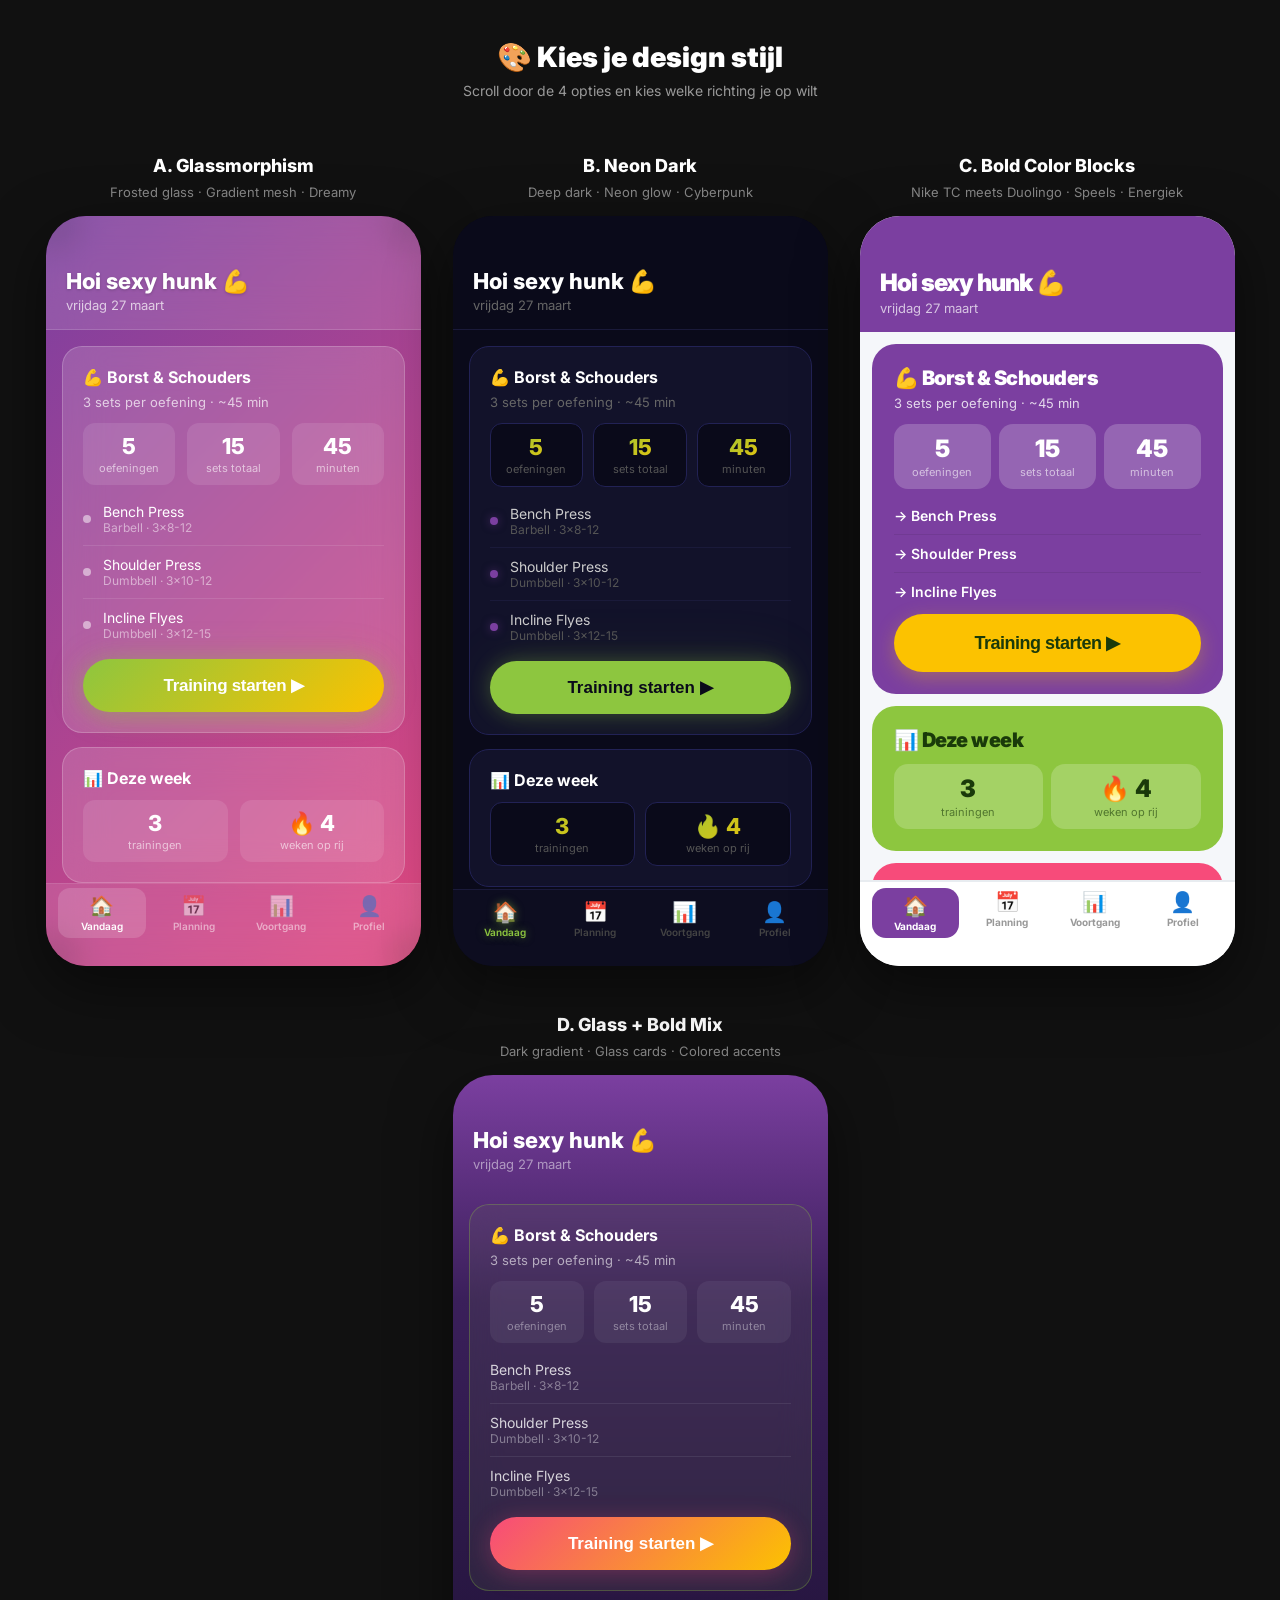
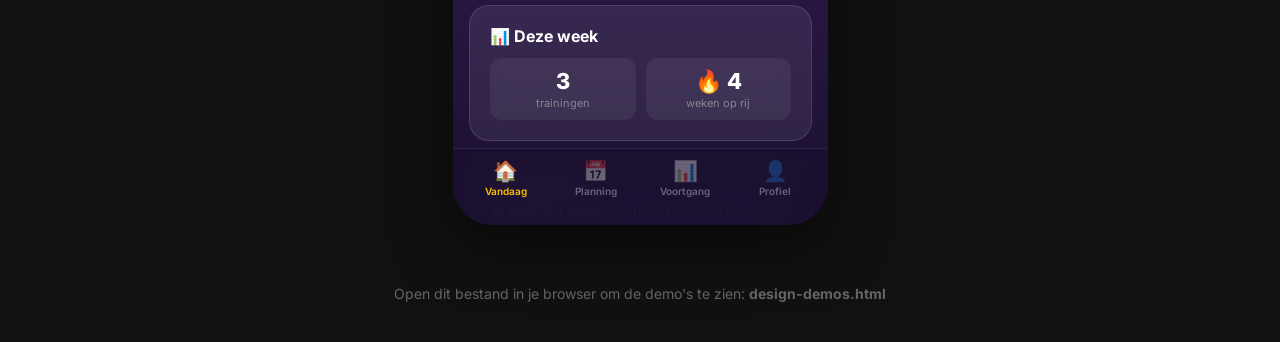
<file: design-demos.html>
<!DOCTYPE html>
<html lang="nl">
<head>
<meta charset="UTF-8">
<meta name="viewport" content="width=device-width, initial-scale=1.0">
<title>Design Opties — Fitness App 2026</title>
<link href="https://fonts.googleapis.com/css2?family=Inter:wght@400;600;700;800;900&display=swap" rel="stylesheet">
<style>
* { margin: 0; padding: 0; box-sizing: border-box; }
body { font-family: 'Inter', sans-serif; background: #111; color: white; }

.demo-header {
  text-align: center;
  padding: 40px 20px 20px;
}
.demo-header h1 { font-size: 28px; font-weight: 900; }
.demo-header p { color: #999; margin-top: 8px; font-size: 14px; }

.demos {
  display: flex;
  flex-wrap: wrap;
  gap: 32px;
  padding: 20px;
  justify-content: center;
  max-width: 1400px;
  margin: 0 auto;
}

.demo-phone {
  width: 375px;
  height: 750px;
  border-radius: 40px;
  overflow: hidden;
  position: relative;
  box-shadow: 0 20px 60px rgba(0,0,0,0.5);
  flex-shrink: 0;
}

.demo-label {
  text-align: center;
  padding: 16px 0 8px;
  font-weight: 800;
  font-size: 18px;
}
.demo-sublabel {
  text-align: center;
  font-size: 13px;
  color: #888;
  margin-bottom: 16px;
}

/* ============================
   OPTION A: GLASSMORPHISM
   ============================ */
.phone-a {
  background: linear-gradient(135deg, #7B3FA0 0%, #F74B7A 40%, #FCC200 70%, #8DC63F 100%);
  background-size: 300% 300%;
  animation: meshMove 8s ease infinite;
}
@keyframes meshMove {
  0% { background-position: 0% 50%; }
  50% { background-position: 100% 50%; }
  100% { background-position: 0% 50%; }
}

.phone-a .topbar-a {
  padding: 52px 20px 16px;
  background: rgba(255,255,255,0.12);
  backdrop-filter: blur(20px);
  -webkit-backdrop-filter: blur(20px);
  border-bottom: 1px solid rgba(255,255,255,0.15);
}
.phone-a .topbar-a h1 {
  font-size: 22px;
  font-weight: 800;
  color: white;
  text-shadow: 0 1px 3px rgba(0,0,0,0.2);
}
.phone-a .topbar-a .sub {
  font-size: 13px;
  color: rgba(255,255,255,0.7);
  margin-top: 3px;
}

.phone-a .content-a { padding: 16px; }
.phone-a .glass-card {
  background: rgba(255,255,255,0.15);
  backdrop-filter: blur(20px);
  -webkit-backdrop-filter: blur(20px);
  border: 1px solid rgba(255,255,255,0.2);
  border-radius: 20px;
  padding: 20px;
  margin-bottom: 14px;
  color: white;
}
.phone-a .glass-card h3 {
  font-size: 16px;
  font-weight: 700;
  margin-bottom: 6px;
  display: flex;
  align-items: center;
  gap: 8px;
}
.phone-a .glass-card p {
  font-size: 13px;
  color: rgba(255,255,255,0.7);
  line-height: 1.4;
}
.phone-a .glass-card .stat-row {
  display: flex;
  gap: 12px;
  margin-top: 12px;
}
.phone-a .glass-card .stat-row .stat {
  flex: 1;
  background: rgba(255,255,255,0.1);
  border-radius: 12px;
  padding: 10px;
  text-align: center;
}
.phone-a .glass-card .stat-row .stat .num {
  font-size: 22px;
  font-weight: 800;
}
.phone-a .glass-card .stat-row .stat .lbl {
  font-size: 11px;
  color: rgba(255,255,255,0.6);
  margin-top: 2px;
}

.phone-a .glow-btn {
  display: block;
  width: 100%;
  padding: 16px;
  border: none;
  border-radius: 50px;
  font-size: 17px;
  font-weight: 700;
  cursor: pointer;
  color: white;
  background: linear-gradient(135deg, #8DC63F, #FCC200);
  box-shadow: 0 4px 24px rgba(141,198,63,0.4), 0 0 40px rgba(141,198,63,0.15);
  margin-top: 8px;
  letter-spacing: -0.3px;
}

.phone-a .exercise-list-a {
  margin-top: 8px;
}
.phone-a .ex-item-a {
  display: flex;
  align-items: center;
  gap: 12px;
  padding: 10px 0;
  border-bottom: 1px solid rgba(255,255,255,0.1);
  font-size: 14px;
}
.phone-a .ex-item-a:last-child { border-bottom: none; }
.phone-a .ex-dot {
  width: 8px; height: 8px;
  border-radius: 50%;
  background: rgba(255,255,255,0.5);
  flex-shrink: 0;
}
.phone-a .ex-info-a { flex: 1; }
.phone-a .ex-sub-a { font-size: 12px; color: rgba(255,255,255,0.5); }

.phone-a .nav-a {
  position: absolute;
  bottom: 0; left: 0; right: 0;
  background: rgba(255,255,255,0.1);
  backdrop-filter: blur(20px);
  -webkit-backdrop-filter: blur(20px);
  border-top: 1px solid rgba(255,255,255,0.1);
  display: flex;
  padding: 10px 8px 28px;
}
.phone-a .nav-a .nav-a-item {
  flex: 1;
  text-align: center;
  font-size: 10px;
  color: rgba(255,255,255,0.5);
  font-weight: 600;
}
.phone-a .nav-a .nav-a-item.active {
  color: white;
  background: rgba(255,255,255,0.15);
  border-radius: 12px;
  padding: 6px 0;
  margin: -6px 4px 0;
}
.phone-a .nav-a .nav-a-item .nav-icon { font-size: 20px; display: block; margin-bottom: 2px; }


/* ============================
   OPTION B: NEON DARK MODE
   ============================ */
.phone-b {
  background: #0A0A1A;
}
.phone-b .topbar-b {
  padding: 52px 20px 16px;
  background: #0A0A1A;
  border-bottom: 1px solid #1A1A3A;
}
.phone-b .topbar-b h1 {
  font-size: 22px;
  font-weight: 800;
  color: #fff;
}
.phone-b .topbar-b .sub { font-size: 13px; color: #666; margin-top: 3px; }

.phone-b .content-b { padding: 16px; }
.phone-b .neon-card {
  background: #12122A;
  border: 1px solid #222255;
  border-radius: 20px;
  padding: 20px;
  margin-bottom: 14px;
  position: relative;
  overflow: hidden;
}
.phone-b .neon-card::before {
  content: '';
  position: absolute;
  top: -1px; left: -1px; right: -1px; bottom: -1px;
  border-radius: 20px;
  background: linear-gradient(135deg, #7B3FA0, #F74B7A, #FCC200);
  z-index: -1;
  opacity: 0;
  transition: opacity 0.3s;
}
.phone-b .neon-card:hover::before { opacity: 1; }

.phone-b .neon-card h3 {
  font-size: 16px;
  font-weight: 700;
  color: #fff;
  display: flex;
  align-items: center;
  gap: 8px;
  margin-bottom: 6px;
}
.phone-b .neon-card p {
  font-size: 13px;
  color: #666;
  line-height: 1.4;
}

.phone-b .neon-card .stat-row {
  display: flex;
  gap: 10px;
  margin-top: 12px;
}
.phone-b .neon-card .stat-row .stat {
  flex: 1;
  background: #0A0A1A;
  border: 1px solid #222255;
  border-radius: 12px;
  padding: 10px;
  text-align: center;
}
.phone-b .neon-card .stat-row .stat .num {
  font-size: 22px;
  font-weight: 800;
  background: linear-gradient(135deg, #8DC63F, #FCC200);
  -webkit-background-clip: text;
  -webkit-text-fill-color: transparent;
}
.phone-b .neon-card .stat-row .stat .lbl {
  font-size: 11px;
  color: #555;
  margin-top: 2px;
}

.phone-b .neon-btn {
  display: block;
  width: 100%;
  padding: 16px;
  border: none;
  border-radius: 50px;
  font-size: 17px;
  font-weight: 700;
  cursor: pointer;
  color: #0A0A1A;
  background: #8DC63F;
  box-shadow: 0 0 20px rgba(141,198,63,0.3), 0 0 60px rgba(141,198,63,0.1);
  margin-top: 8px;
  text-shadow: none;
}

.phone-b .exercise-list-b { margin-top: 8px; }
.phone-b .ex-item-b {
  display: flex;
  align-items: center;
  gap: 12px;
  padding: 10px 0;
  border-bottom: 1px solid #1A1A3A;
  font-size: 14px;
  color: #ccc;
}
.phone-b .ex-item-b:last-child { border-bottom: none; }
.phone-b .ex-dot-b {
  width: 8px; height: 8px;
  border-radius: 50%;
  background: #7B3FA0;
  box-shadow: 0 0 8px rgba(123,63,160,0.5);
  flex-shrink: 0;
}
.phone-b .ex-sub-b { font-size: 12px; color: #555; }

.phone-b .nav-b {
  position: absolute;
  bottom: 0; left: 0; right: 0;
  background: #0D0D20;
  border-top: 1px solid #1A1A3A;
  display: flex;
  padding: 10px 8px 28px;
}
.phone-b .nav-b .nav-b-item {
  flex: 1;
  text-align: center;
  font-size: 10px;
  color: #444;
  font-weight: 600;
}
.phone-b .nav-b .nav-b-item.active {
  color: #8DC63F;
  text-shadow: 0 0 8px rgba(141,198,63,0.5);
}
.phone-b .nav-b .nav-b-item .nav-icon { font-size: 20px; display: block; margin-bottom: 2px; }


/* ============================
   OPTION C: BOLD COLOR BLOCKS
   ============================ */
.phone-c {
  background: #F5F7FA;
}
.phone-c .topbar-c {
  padding: 52px 20px 16px;
  background: #7B3FA0;
  color: white;
}
.phone-c .topbar-c h1 {
  font-size: 24px;
  font-weight: 900;
  letter-spacing: -1px;
}
.phone-c .topbar-c .sub { font-size: 13px; color: rgba(255,255,255,0.7); margin-top: 3px; }

.phone-c .content-c { padding: 12px; }

.phone-c .bold-card {
  border-radius: 24px;
  padding: 22px;
  margin-bottom: 12px;
  position: relative;
  overflow: hidden;
}
.phone-c .bold-card.purple {
  background: #7B3FA0;
  color: white;
}
.phone-c .bold-card.lime {
  background: #8DC63F;
  color: #1A3A0A;
}
.phone-c .bold-card.pink {
  background: #F74B7A;
  color: white;
}
.phone-c .bold-card.white-card {
  background: white;
  color: #333;
  border: 2px solid #E8ECF0;
}

.phone-c .bold-card h3 {
  font-size: 20px;
  font-weight: 900;
  margin-bottom: 4px;
  display: flex;
  align-items: center;
  gap: 8px;
  letter-spacing: -0.5px;
}
.phone-c .bold-card p {
  font-size: 13px;
  opacity: 0.8;
  line-height: 1.4;
}

.phone-c .bold-card .stat-row {
  display: flex;
  gap: 8px;
  margin-top: 12px;
}
.phone-c .bold-card .stat-row .stat {
  flex: 1;
  background: rgba(255,255,255,0.2);
  border-radius: 14px;
  padding: 10px;
  text-align: center;
}
.phone-c .bold-card.white-card .stat-row .stat {
  background: #F5F7FA;
}
.phone-c .bold-card .stat-row .stat .num {
  font-size: 24px;
  font-weight: 900;
}
.phone-c .bold-card .stat-row .stat .lbl {
  font-size: 11px;
  opacity: 0.6;
  margin-top: 2px;
}

.phone-c .bold-btn {
  display: block;
  width: 100%;
  padding: 18px;
  border: none;
  border-radius: 50px;
  font-size: 18px;
  font-weight: 800;
  cursor: pointer;
  color: #1A3A0A;
  background: #FCC200;
  box-shadow: 0 6px 20px rgba(252,194,0,0.3);
  margin-top: 4px;
  letter-spacing: -0.5px;
}

.phone-c .exercise-list-c { margin-top: 8px; }
.phone-c .ex-item-c {
  display: flex;
  align-items: center;
  gap: 12px;
  padding: 10px 0;
  border-bottom: 1px solid rgba(0,0,0,0.08);
  font-size: 14px;
  font-weight: 600;
  color: white;
}
.phone-c .bold-card.white-card .ex-item-c { color: #333; }
.phone-c .ex-item-c:last-child { border-bottom: none; }

.phone-c .nav-c {
  position: absolute;
  bottom: 0; left: 0; right: 0;
  background: white;
  border-top: 2px solid #E8ECF0;
  display: flex;
  padding: 8px 8px 28px;
}
.phone-c .nav-c .nav-c-item {
  flex: 1;
  text-align: center;
  font-size: 10px;
  color: #999;
  font-weight: 700;
}
.phone-c .nav-c .nav-c-item.active {
  color: white;
  background: #7B3FA0;
  border-radius: 14px;
  padding: 6px 0;
  margin: -2px 4px 0;
}
.phone-c .nav-c .nav-c-item .nav-icon { font-size: 20px; display: block; margin-bottom: 2px; }


/* ============================
   OPTION D: GLASS + BOLD MIX
   ============================ */
.phone-d {
  background: linear-gradient(180deg, #7B3FA0 0%, #3A1F5A 30%, #1A1030 100%);
}
.phone-d .topbar-d {
  padding: 52px 20px 16px;
  background: transparent;
}
.phone-d .topbar-d h1 {
  font-size: 22px;
  font-weight: 800;
  color: white;
}
.phone-d .topbar-d .sub { font-size: 13px; color: rgba(255,255,255,0.5); margin-top: 3px; }

.phone-d .content-d { padding: 16px; }
.phone-d .mix-card {
  background: rgba(255,255,255,0.08);
  backdrop-filter: blur(16px);
  -webkit-backdrop-filter: blur(16px);
  border: 1px solid rgba(255,255,255,0.12);
  border-radius: 20px;
  padding: 20px;
  margin-bottom: 14px;
  color: white;
}
.phone-d .mix-card.accent-lime {
  border-color: rgba(141,198,63,0.3);
  background: rgba(141,198,63,0.08);
}
.phone-d .mix-card.accent-pink {
  border-color: rgba(247,75,122,0.3);
  background: rgba(247,75,122,0.08);
}

.phone-d .mix-card h3 {
  font-size: 16px;
  font-weight: 700;
  display: flex;
  align-items: center;
  gap: 8px;
  margin-bottom: 6px;
}
.phone-d .mix-card p {
  font-size: 13px;
  color: rgba(255,255,255,0.6);
  line-height: 1.4;
}

.phone-d .mix-card .stat-row {
  display: flex;
  gap: 10px;
  margin-top: 12px;
}
.phone-d .mix-card .stat-row .stat {
  flex: 1;
  background: rgba(255,255,255,0.06);
  border-radius: 12px;
  padding: 10px;
  text-align: center;
}
.phone-d .mix-card .stat-row .stat .num {
  font-size: 22px;
  font-weight: 800;
}
.phone-d .mix-card .stat-row .stat .lbl {
  font-size: 11px;
  color: rgba(255,255,255,0.4);
  margin-top: 2px;
}

.phone-d .mix-btn {
  display: block;
  width: 100%;
  padding: 16px;
  border: none;
  border-radius: 50px;
  font-size: 17px;
  font-weight: 700;
  cursor: pointer;
  color: white;
  background: linear-gradient(135deg, #F74B7A, #FCC200);
  box-shadow: 0 4px 24px rgba(247,75,122,0.3);
  margin-top: 8px;
}

.phone-d .exercise-list-d { margin-top: 8px; }
.phone-d .ex-item-d {
  display: flex;
  align-items: center;
  gap: 12px;
  padding: 10px 0;
  border-bottom: 1px solid rgba(255,255,255,0.08);
  font-size: 14px;
  color: rgba(255,255,255,0.8);
}
.phone-d .ex-item-d:last-child { border-bottom: none; }
.phone-d .ex-sub-d { font-size: 12px; color: rgba(255,255,255,0.4); }

.phone-d .nav-d {
  position: absolute;
  bottom: 0; left: 0; right: 0;
  background: rgba(26,16,48,0.9);
  backdrop-filter: blur(20px);
  -webkit-backdrop-filter: blur(20px);
  border-top: 1px solid rgba(255,255,255,0.08);
  display: flex;
  padding: 10px 8px 28px;
}
.phone-d .nav-d .nav-d-item {
  flex: 1;
  text-align: center;
  font-size: 10px;
  color: rgba(255,255,255,0.35);
  font-weight: 600;
}
.phone-d .nav-d .nav-d-item.active {
  color: #FCC200;
}
.phone-d .nav-d .nav-d-item .nav-icon { font-size: 20px; display: block; margin-bottom: 2px; }

/* Responsive */
@media (max-width: 800px) {
  .demos { flex-direction: column; align-items: center; }
}
</style>
</head>
<body>

<div class="demo-header">
  <h1>🎨 Kies je design stijl</h1>
  <p>Scroll door de 4 opties en kies welke richting je op wilt</p>
</div>

<div class="demos">

<!-- ======== OPTION A: GLASSMORPHISM ======== -->
<div>
  <div class="demo-label">A. Glassmorphism</div>
  <div class="demo-sublabel">Frosted glass · Gradient mesh · Dreamy</div>
  <div class="demo-phone phone-a">
    <div class="topbar-a">
      <h1>Hoi sexy hunk 💪</h1>
      <div class="sub">vrijdag 27 maart</div>
    </div>
    <div class="content-a">
      <div class="glass-card">
        <h3>💪 Borst & Schouders</h3>
        <p>3 sets per oefening · ~45 min</p>
        <div class="stat-row">
          <div class="stat"><div class="num">5</div><div class="lbl">oefeningen</div></div>
          <div class="stat"><div class="num">15</div><div class="lbl">sets totaal</div></div>
          <div class="stat"><div class="num">45</div><div class="lbl">minuten</div></div>
        </div>
        <div class="exercise-list-a">
          <div class="ex-item-a"><div class="ex-dot"></div><div class="ex-info-a">Bench Press<div class="ex-sub-a">Barbell · 3×8-12</div></div></div>
          <div class="ex-item-a"><div class="ex-dot"></div><div class="ex-info-a">Shoulder Press<div class="ex-sub-a">Dumbbell · 3×10-12</div></div></div>
          <div class="ex-item-a"><div class="ex-dot"></div><div class="ex-info-a">Incline Flyes<div class="ex-sub-a">Dumbbell · 3×12-15</div></div></div>
        </div>
        <button class="glow-btn">Training starten ▶</button>
      </div>
      <div class="glass-card">
        <h3>📊 Deze week</h3>
        <div class="stat-row">
          <div class="stat"><div class="num">3</div><div class="lbl">trainingen</div></div>
          <div class="stat"><div class="num">🔥 4</div><div class="lbl">weken op rij</div></div>
        </div>
      </div>
    </div>
    <div class="nav-a">
      <div class="nav-a-item active"><span class="nav-icon">🏠</span>Vandaag</div>
      <div class="nav-a-item"><span class="nav-icon">📅</span>Planning</div>
      <div class="nav-a-item"><span class="nav-icon">📊</span>Voortgang</div>
      <div class="nav-a-item"><span class="nav-icon">👤</span>Profiel</div>
    </div>
  </div>
</div>

<!-- ======== OPTION B: NEON DARK ======== -->
<div>
  <div class="demo-label">B. Neon Dark</div>
  <div class="demo-sublabel">Deep dark · Neon glow · Cyberpunk</div>
  <div class="demo-phone phone-b">
    <div class="topbar-b">
      <h1>Hoi sexy hunk 💪</h1>
      <div class="sub">vrijdag 27 maart</div>
    </div>
    <div class="content-b">
      <div class="neon-card">
        <h3>💪 Borst & Schouders</h3>
        <p>3 sets per oefening · ~45 min</p>
        <div class="stat-row">
          <div class="stat"><div class="num">5</div><div class="lbl">oefeningen</div></div>
          <div class="stat"><div class="num">15</div><div class="lbl">sets totaal</div></div>
          <div class="stat"><div class="num">45</div><div class="lbl">minuten</div></div>
        </div>
        <div class="exercise-list-b">
          <div class="ex-item-b"><div class="ex-dot-b"></div><div>Bench Press<div class="ex-sub-b">Barbell · 3×8-12</div></div></div>
          <div class="ex-item-b"><div class="ex-dot-b"></div><div>Shoulder Press<div class="ex-sub-b">Dumbbell · 3×10-12</div></div></div>
          <div class="ex-item-b"><div class="ex-dot-b"></div><div>Incline Flyes<div class="ex-sub-b">Dumbbell · 3×12-15</div></div></div>
        </div>
        <button class="neon-btn">Training starten ▶</button>
      </div>
      <div class="neon-card">
        <h3>📊 Deze week</h3>
        <div class="stat-row">
          <div class="stat"><div class="num">3</div><div class="lbl">trainingen</div></div>
          <div class="stat"><div class="num">🔥 4</div><div class="lbl">weken op rij</div></div>
        </div>
      </div>
    </div>
    <div class="nav-b">
      <div class="nav-b-item active"><span class="nav-icon">🏠</span>Vandaag</div>
      <div class="nav-b-item"><span class="nav-icon">📅</span>Planning</div>
      <div class="nav-b-item"><span class="nav-icon">📊</span>Voortgang</div>
      <div class="nav-b-item"><span class="nav-icon">👤</span>Profiel</div>
    </div>
  </div>
</div>

<!-- ======== OPTION C: BOLD COLOR BLOCKS ======== -->
<div>
  <div class="demo-label">C. Bold Color Blocks</div>
  <div class="demo-sublabel">Nike TC meets Duolingo · Speels · Energiek</div>
  <div class="demo-phone phone-c">
    <div class="topbar-c">
      <h1>Hoi sexy hunk 💪</h1>
      <div class="sub">vrijdag 27 maart</div>
    </div>
    <div class="content-c">
      <div class="bold-card purple">
        <h3>💪 Borst & Schouders</h3>
        <p>3 sets per oefening · ~45 min</p>
        <div class="stat-row">
          <div class="stat"><div class="num">5</div><div class="lbl">oefeningen</div></div>
          <div class="stat"><div class="num">15</div><div class="lbl">sets totaal</div></div>
          <div class="stat"><div class="num">45</div><div class="lbl">minuten</div></div>
        </div>
        <div class="exercise-list-c">
          <div class="ex-item-c"><div>→ Bench Press</div></div>
          <div class="ex-item-c"><div>→ Shoulder Press</div></div>
          <div class="ex-item-c"><div>→ Incline Flyes</div></div>
        </div>
        <button class="bold-btn">Training starten ▶</button>
      </div>
      <div class="bold-card lime">
        <h3>📊 Deze week</h3>
        <div class="stat-row">
          <div class="stat"><div class="num">3</div><div class="lbl">trainingen</div></div>
          <div class="stat"><div class="num">🔥 4</div><div class="lbl">weken op rij</div></div>
        </div>
      </div>
      <div class="bold-card pink">
        <h3>🎯 Motivatie</h3>
        <p>Je bent al 4 weken op rij bezig. Keep going!</p>
      </div>
    </div>
    <div class="nav-c">
      <div class="nav-c-item active"><span class="nav-icon">🏠</span>Vandaag</div>
      <div class="nav-c-item"><span class="nav-icon">📅</span>Planning</div>
      <div class="nav-c-item"><span class="nav-icon">📊</span>Voortgang</div>
      <div class="nav-c-item"><span class="nav-icon">👤</span>Profiel</div>
    </div>
  </div>
</div>

<!-- ======== OPTION D: MIX ======== -->
<div>
  <div class="demo-label">D. Glass + Bold Mix</div>
  <div class="demo-sublabel">Dark gradient · Glass cards · Colored accents</div>
  <div class="demo-phone phone-d">
    <div class="topbar-d">
      <h1>Hoi sexy hunk 💪</h1>
      <div class="sub">vrijdag 27 maart</div>
    </div>
    <div class="content-d">
      <div class="mix-card accent-lime">
        <h3>💪 Borst & Schouders</h3>
        <p>3 sets per oefening · ~45 min</p>
        <div class="stat-row">
          <div class="stat"><div class="num">5</div><div class="lbl">oefeningen</div></div>
          <div class="stat"><div class="num">15</div><div class="lbl">sets totaal</div></div>
          <div class="stat"><div class="num">45</div><div class="lbl">minuten</div></div>
        </div>
        <div class="exercise-list-d">
          <div class="ex-item-d"><div>Bench Press<div class="ex-sub-d">Barbell · 3×8-12</div></div></div>
          <div class="ex-item-d"><div>Shoulder Press<div class="ex-sub-d">Dumbbell · 3×10-12</div></div></div>
          <div class="ex-item-d"><div>Incline Flyes<div class="ex-sub-d">Dumbbell · 3×12-15</div></div></div>
        </div>
        <button class="mix-btn">Training starten ▶</button>
      </div>
      <div class="mix-card">
        <h3>📊 Deze week</h3>
        <div class="stat-row">
          <div class="stat"><div class="num">3</div><div class="lbl">trainingen</div></div>
          <div class="stat"><div class="num">🔥 4</div><div class="lbl">weken op rij</div></div>
        </div>
      </div>
      <div class="mix-card accent-pink">
        <h3>🎯 Motivatie</h3>
        <p>Je bent al 4 weken op rij bezig. Keep going!</p>
      </div>
    </div>
    <div class="nav-d">
      <div class="nav-d-item active"><span class="nav-icon">🏠</span>Vandaag</div>
      <div class="nav-d-item"><span class="nav-icon">📅</span>Planning</div>
      <div class="nav-d-item"><span class="nav-icon">📊</span>Voortgang</div>
      <div class="nav-d-item"><span class="nav-icon">👤</span>Profiel</div>
    </div>
  </div>
</div>

</div>

<div style="text-align:center;padding:40px 20px;color:#666;font-size:14px">
  <p>Open dit bestand in je browser om de demo's te zien: <strong>design-demos.html</strong></p>
</div>

</body>
</html>
</file>
